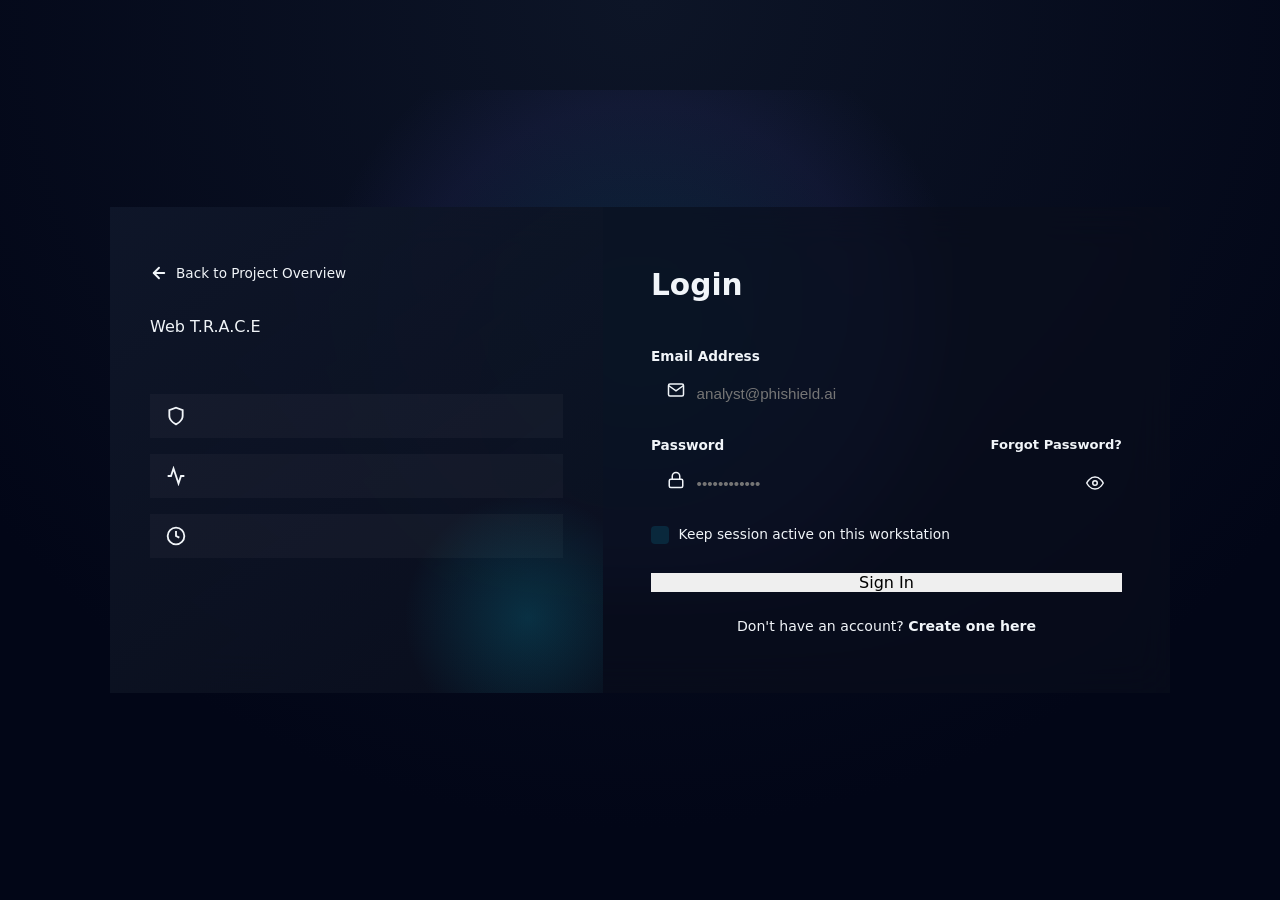
<file: login.html>
<!DOCTYPE html>
<html lang="en">
<head>
  <meta charset="UTF-8">
  <meta name="viewport" content="width=device-width, initial-scale=1.0">
  <title>Sign In | PhiShield AI Security Terminal</title>
  <meta name="description" content="Sign in to the PhiShield AI Phishing Intelligence Terminal to access real-time URL detection and benchmark telemetry.">
  
  <!-- CSS Stylesheets -->
  <link rel="stylesheet" href="style.css">
  <link rel="stylesheet" href="auth.css">

  <!-- Favicon -->
  <link rel="icon" type="image/svg+xml" href="data:image/svg+xml,<svg xmlns='http://www.w3.org/2000/svg' viewBox='0 0 24 24' fill='%2306b6d4'><path d='M12 2L3 7v6c0 5.55 3.84 10.74 9 12 5.16-1.26 9-6.45 9-12V7l-9-5zm0 10.99h7c-.53 4.12-3.28 7.79-7 8.94V12H5V8.26l7-3.89v8.62z'/></svg>">
</head>
<body>

  <div class="auth-wrapper">
    <div class="auth-container">
      
      <!-- Left Hero Panel -->
      <div class="auth-hero-panel">
        <div class="auth-brand-top">
          <a href="index.html" class="back-home-link">
            <svg width="18" height="18" viewBox="0 0 24 24" fill="none" stroke="currentColor" stroke-width="2.5" stroke-linecap="round" stroke-linejoin="round">
              <line x1="19" y1="12" x2="5" y2="12"></line>
              <polyline points="12 19 5 12 12 5"></polyline>
            </svg>
            Back to Project Overview
          </a>

          <div class="logo">
            <!-- <div class="logo-icon">
              <svg width="22" height="22" viewBox="0 0 24 24" fill="none" stroke="currentColor" stroke-width="2.2">
                <path d="M12 22s8-4 8-10V5l-8-3-8 3v7c0 6 8 10 8 10z"></path>
                <path d="M9 12l2 2 4-4"></path>
              </svg>
            </div> -->
            <span>Web T.R.A.C.E<span style="color:var(--accent-cyan);"></span></span>
          </div>
        </div>

        <div class="auth-hero-content">
          <h2></h2>
          <p>
           
          </p>

          <div class="auth-highlights">
            <div class="highlight-item">
              <svg width="20" height="20" viewBox="0 0 24 24" fill="none" stroke="currentColor" stroke-width="2.2"><path d="M12 22s8-4 8-10V5l-8-3-8 3v7c0 6 8 10 8 10z"></path></svg>
              <!-- <span>Zero-Scraping 33-D Feature Extraction</span> -->
            </div>
            <div class="highlight-item">
              <svg width="20" height="20" viewBox="0 0 24 24" fill="none" stroke="currentColor" stroke-width="2.2"><polyline points="22 12 18 12 15 21 9 3 6 12 2 12"></polyline></svg>
              <!-- <span>99.73% Peak Classification Accuracy</span> -->
            </div>
            <div class="highlight-item">
              <svg width="20" height="20" viewBox="0 0 24 24" fill="none" stroke="currentColor" stroke-width="2.2"><circle cx="12" cy="12" r="10"></circle><polyline points="12 6 12 12 16 14"></polyline></svg>
              <!-- <span>&lt;1.8ms Sub-Millisecond Inference</span> -->
            </div>
          </div>
        </div>

        <div class="auth-hero-footer">
          <!-- PhiUSIIL Academic Research Suite • Major Project Edition -->
        </div>
      </div>

      <!-- Right Form Card -->
      <div class="auth-form-card">
        <div class="auth-header">
          <h1>Login</h1>
          <p></p>
        </div>

        <!-- Inline Error Banner -->
        <div id="loginErrorAlert" class="toast toast-error" style="display:none; margin-bottom: 1.25rem;">
          Invalid email or password.
        </div>

        <form id="loginForm" class="auth-form" novalidate>
          <!-- Email / Username -->
          <div class="form-group">
            <label for="loginEmail">Email Address</label>
            <div class="input-icon-wrap">
              <span class="input-left-icon">
                <svg width="18" height="18" viewBox="0 0 24 24" fill="none" stroke="currentColor" stroke-width="2"><path d="M4 4h16c1.1 0 2 .9 2 2v12c0 1.1-.9 2-2 2H4c-1.1 0-2-.9-2-2V6c0-1.1.9-2 2-2z"></path><polyline points="22,6 12,13 2,6"></polyline></svg>
              </span>
              <input 
                type="email" 
                id="loginEmail" 
                class="form-control" 
                placeholder="analyst@phishield.ai" 
                autocomplete="email"
                required
              >
            </div>
          </div>

          <!-- Password -->
          <div class="form-group">
            <label for="loginPassword">
              <span>Password</span>
              <a href="#" id="forgotPasswordLink">Forgot Password?</a>
            </label>
            <div class="input-icon-wrap">
              <span class="input-left-icon">
                <svg width="18" height="18" viewBox="0 0 24 24" fill="none" stroke="currentColor" stroke-width="2"><rect x="3" y="11" width="18" height="11" rx="2" ry="2"></rect><path d="M7 11V7a5 5 0 0 1 10 0v4"></path></svg>
              </span>
              <input 
                type="password" 
                id="loginPassword" 
                class="form-control" 
                placeholder="••••••••••••" 
                autocomplete="current-password"
                required
              >
              <button type="button" class="password-toggle-btn" aria-label="Toggle password visibility">
                <svg width="18" height="18" viewBox="0 0 24 24" fill="none" stroke="currentColor" stroke-width="2" stroke-linecap="round" stroke-linejoin="round">
                  <path d="M1 12s4-8 11-8 11 8 11 8-4 8-11 8-11-8-11-8z"></path>
                  <circle cx="12" cy="12" r="3"></circle>
                </svg>
              </button>
            </div>
          </div>

          <!-- Remember Me Checkbox -->
          <div style="display:flex; justify-content:space-between; align-items:center;">
            <label class="checkbox-label">
              <input type="checkbox" id="rememberMeCheckbox" checked>
              <span>Keep session active on this workstation</span>
            </label>
          </div>

          <!-- Submit Button -->
          <button type="submit" id="loginSubmitBtn" class="btn btn-primary btn-lg" style="width:100%; margin-top:0.5rem;">
            Sign In
          </button>
        </form>


        <!-- Switch to Signup -->
        <div class="auth-switch">
          Don't have an  account? 
          <a href="signup.html">Create one here</a>
        </div>

      </div>

    </div>
  </div>

  <!-- JavaScript Files -->
  <script src="data.js"></script>
  <script src="main.js"></script>
  <script src="auth.js"></script>
</body>
</html>
</file>
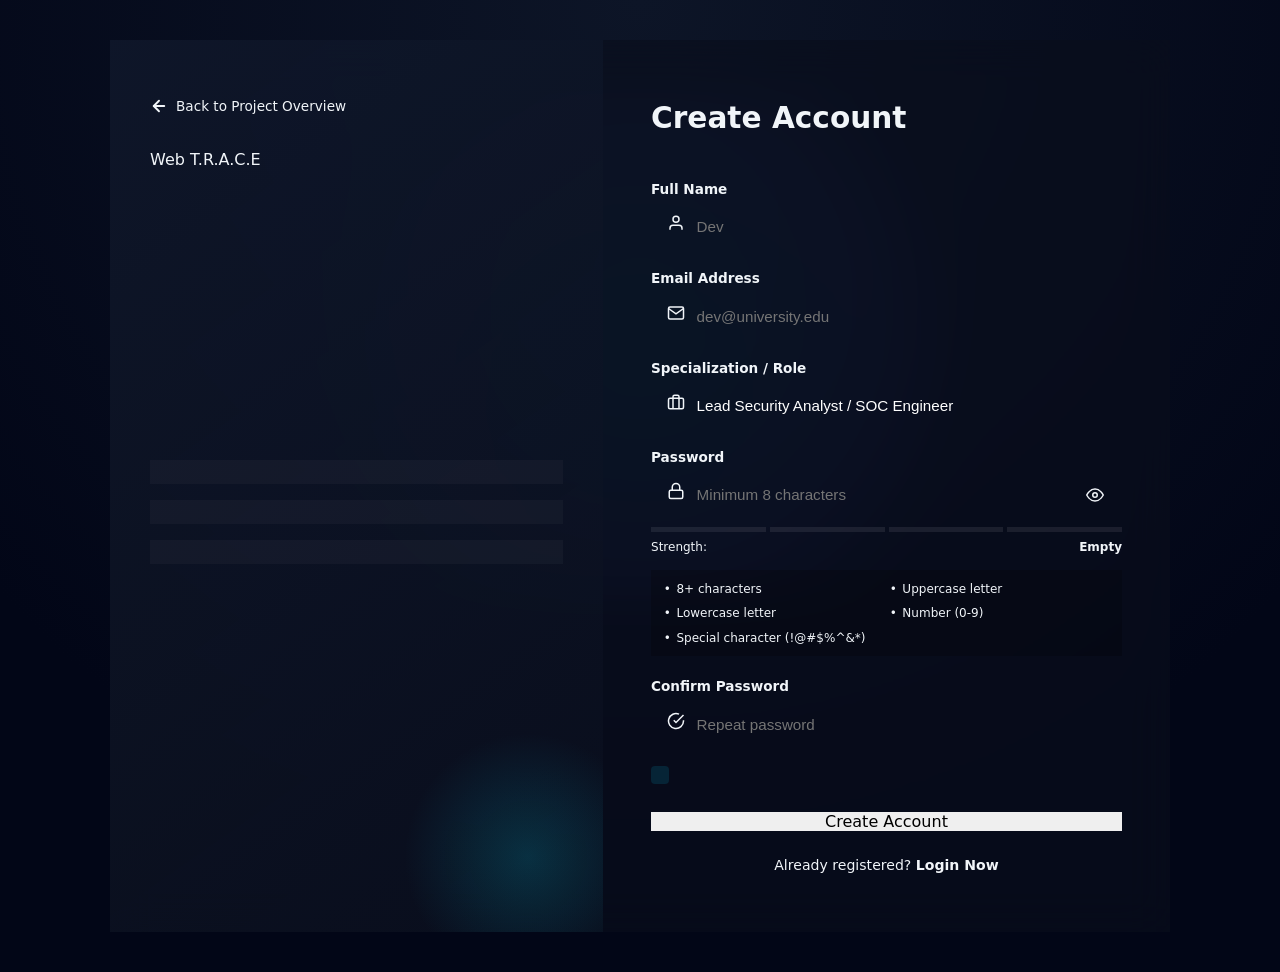
<file: signup.html>
<!DOCTYPE html>
<html lang="en">
<head>
  <meta charset="UTF-8">
  <meta name="viewport" content="width=device-width, initial-scale=1.0">
  <title>Create Account | PhiShield AI Research Terminal</title>
  <meta name="description" content="Create an account on the PhiShield AI research platform to analyze phishing threats and inspect machine learning explainability data.">
  
  <!-- CSS Stylesheets -->
  <link rel="stylesheet" href="style.css">
  <link rel="stylesheet" href="auth.css">

  <!-- Favicon -->
  <link rel="icon" type="image/svg+xml" href="data:image/svg+xml,<svg xmlns='http://www.w3.org/2000/svg' viewBox='0 0 24 24' fill='%2306b6d4'><path d='M12 2L3 7v6c0 5.55 3.84 10.74 9 12 5.16-1.26 9-6.45 9-12V7l-9-5zm0 10.99h7c-.53 4.12-3.28 7.79-7 8.94V12H5V8.26l7-3.89v8.62z'/></svg>">
</head>
<body>

  <div class="auth-wrapper">
    <div class="auth-container">
      
      <!-- Left Hero Panel -->
      <div class="auth-hero-panel">
        <div class="auth-brand-top">
          <a href="index.html" class="back-home-link">
            <svg width="18" height="18" viewBox="0 0 24 24" fill="none" stroke="currentColor" stroke-width="2.5" stroke-linecap="round" stroke-linejoin="round">
              <line x1="19" y1="12" x2="5" y2="12"></line>
              <polyline points="12 19 5 12 12 5"></polyline>
            </svg>
            Back to Project Overview
          </a>

          <div class="logo">
            <span>Web T.R.A.C.E  <span style="color:var(--accent-cyan);"></span></span>
          </div>
        </div>

        <div class="auth-hero-content">
          <!-- <h2>Join the Next-Gen Phishing Detection Community</h2> -->
          <p>
            
          <div class="auth-highlights">
            <div class="highlight-item">
              <!-- <svg width="20" height="20" viewBox="0 0 24 24" fill="none" stroke="currentColor" stroke-width="2.2"><path d="M20 21v-2a4 4 0 0 0-4-4H8a4 4 0 0 0-4 4v2"></path><circle cx="12" cy="7" r="4"></circle></svg> -->
              <!-- <span>Personalized Threat Inspection Dashboard</span> -->
            </div>
            <div class="highlight-item">
              <!-- <svg width="20" height="20" viewBox="0 0 24 24" fill="none" stroke="currentColor" stroke-width="2.2"><path d="M14 2H6a2 2 0 0 0-2 2v16a2 2 0 0 0 2 2h12a2 2 0 0 0 2-2V8z"></path><polyline points="14 2 14 8 20 8"></polyline><line x1="16" y1="13" x2="8" y2="13"></line><line x1="16" y1="17" x2="8" y2="17"></line><polyline points="10 9 9 9 8 9"></polyline></svg> -->
              <!-- <span>Access to 235k Verified URL Telemetry</span> -->
            </div>
            <div class="highlight-item">
              <!-- <svg width="20" height="20" viewBox="0 0 24 24" fill="none" stroke="currentColor" stroke-width="2.2"><polygon points="12 2 15.09 8.26 22 9.27 17 14.14 18.18 21.02 12 17.77 5.82 21.02 7 14.14 2 9.27 8.91 8.26 12 2"></polygon></svg> -->
              <!-- <span>Full Local Storage Session Persistence</span> -->
            </div>
          </div>
        </div>

        <div class="auth-hero-footer">
          <!-- Academic Research Suite • Pure Client-Side Architecture -->
        </div>
      </div>

      <!-- Right Form Card -->
      <div class="auth-form-card">
        <div class="auth-header">
          <h1>Create Account</h1>
          <!-- <p>Register to unlock full platform capabilities</p> -->
        </div>

        <!-- Inline Error Banner -->
        <div id="signupErrorAlert" class="toast toast-error" style="display:none; margin-bottom: 1.25rem;">
          Please check your inputs and try again.
        </div>

        <form id="signupForm" class="auth-form" novalidate>
          
          <!-- Full Name -->
          <div class="form-group">
            <label for="signupName">Full Name</label>
            <div class="input-icon-wrap">
              <span class="input-left-icon">
                <svg width="18" height="18" viewBox="0 0 24 24" fill="none" stroke="currentColor" stroke-width="2"><path d="M20 21v-2a4 4 0 0 0-4-4H8a4 4 0 0 0-4 4v2"></path><circle cx="12" cy="7" r="4"></circle></svg>
              </span>
              <input 
                type="text" 
                id="signupName" 
                class="form-control" 
                placeholder="Dev" 
                required
              >
            </div>
          </div>

          <!-- Email Address -->
          <div class="form-group">
            <label for="signupEmail">Email Address</label>
            <div class="input-icon-wrap">
              <span class="input-left-icon">
                <svg width="18" height="18" viewBox="0 0 24 24" fill="none" stroke="currentColor" stroke-width="2"><path d="M4 4h16c1.1 0 2 .9 2 2v12c0 1.1-.9 2-2 2H4c-1.1 0-2-.9-2-2V6c0-1.1.9-2 2-2z"></path><polyline points="22,6 12,13 2,6"></polyline></svg>
              </span>
              <input 
                type="email" 
                id="signupEmail" 
                class="form-control" 
                placeholder="dev@university.edu" 
                required
              >
            </div>
          </div>

          <!-- Role Selector -->
          <div class="form-group">
            <label for="signupRole">Specialization / Role</label>
            <div class="input-icon-wrap">
              <span class="input-left-icon">
                <svg width="18" height="18" viewBox="0 0 24 24" fill="none" stroke="currentColor" stroke-width="2"><rect x="2" y="7" width="20" height="14" rx="2" ry="2"></rect><path d="M16 21V5a2 2 0 0 0-2-2h-4a2 2 0 0 0-2 2v16"></path></svg>
              </span>
              <select id="signupRole" class="form-control" style="background: var(--bg-input);">
                <option value="Lead Security Analyst">Lead Security Analyst / SOC Engineer</option>
                <option value="ML Researcher">Machine Learning / Deep Learning Researcher</option>
                <option value="Academic Evaluator">Academic Evaluator / Faculty Member</option>
                <option value="Cybersecurity Student">Cybersecurity & CS Student</option>
                <option value="Threat Intelligence Specialist">Threat Intelligence Specialist</option>
                <option value="Threat Intelligence Specialist"> Common Man</option>
              </select>
            </div>
          </div>

          <!-- Password -->
          <div class="form-group">
            <label for="signupPassword">Password</label>
            <div class="input-icon-wrap">
              <span class="input-left-icon">
                <svg width="18" height="18" viewBox="0 0 24 24" fill="none" stroke="currentColor" stroke-width="2"><rect x="3" y="11" width="18" height="11" rx="2" ry="2"></rect><path d="M7 11V7a5 5 0 0 1 10 0v4"></path></svg>
              </span>
              <input 
                type="password" 
                id="signupPassword" 
                class="form-control" 
                placeholder="Minimum 8 characters" 
                required
              >
              <button type="button" class="password-toggle-btn" aria-label="Toggle password visibility">
                <svg width="18" height="18" viewBox="0 0 24 24" fill="none" stroke="currentColor" stroke-width="2" stroke-linecap="round" stroke-linejoin="round">
                  <path d="M1 12s4-8 11-8 11 8 11 8-4 8-11 8-11-8-11-8z"></path>
                  <circle cx="12" cy="12" r="3"></circle>
                </svg>
              </button>
            </div>

            <!-- Password Strength Bar -->
            <div class="password-strength-wrap">
              <div id="passwordStrengthMeter" class="strength-meter">
                <div class="strength-segment"></div>
                <div class="strength-segment"></div>
                <div class="strength-segment"></div>
                <div class="strength-segment"></div>
              </div>
              <div class="strength-text">
                <span>Strength:</span>
                <span id="strengthLabel" class="level-label">Empty</span>
              </div>
            </div>

            <!-- Live Requirements Checklist -->
            <div class="pwd-requirements">
              <div id="reqLen" class="req-item"><span>•</span> 8+ characters</div>
              <div id="reqUpper" class="req-item"><span>•</span> Uppercase letter</div>
              <div id="reqLower" class="req-item"><span>•</span> Lowercase letter</div>
              <div id="reqNumber" class="req-item"><span>•</span> Number (0-9)</div>
              <div id="reqSpecial" class="req-item" style="grid-column: span 2;"><span>•</span> Special character (!@#$%^&*)</div>
            </div>
          </div>

          <!-- Confirm Password -->
          <div class="form-group">
            <label for="signupConfirmPassword">Confirm Password</label>
            <div class="input-icon-wrap">
              <span class="input-left-icon">
                <svg width="18" height="18" viewBox="0 0 24 24" fill="none" stroke="currentColor" stroke-width="2"><path d="M22 11.08V12a10 10 0 1 1-5.93-9.14"></path><polyline points="22 4 12 14.01 9 11.01"></polyline></svg>
              </span>
              <input 
                type="password" 
                id="signupConfirmPassword" 
                class="form-control" 
                placeholder="Repeat password" 
                required
              >
            </div>
          </div>

          <!-- Terms Checkbox -->
          <div>
            <label class="checkbox-label">
              <input type="checkbox" id="signupTerms" checked required>
              <!-- <span>I acknowledge the Academic Research & Ethical AI Guidelines</span> -->
            </label>
          </div>

          <!-- Submit Button -->
          <button type="submit" id="signupSubmitBtn" class="btn btn-primary btn-lg" style="width:100%; margin-top:0.5rem;">
            Create Account
          </button>
        </form>

        <!-- Switch to Login -->
        <div class="auth-switch">
          Already registered? 
          <a href="login.html">Login Now</a>
        </div>

      </div>

    </div>
  </div>

  <!-- JavaScript Files -->
  <script src="data.js"></script>
  <script src="main.js"></script>
  <script src="auth.js"></script>
</body>
</html>
</file>
<file: auth.css>
/* ==========================================================================
   PhiShield AI - Authentication Pages Stylesheet (Login & Signup)
   ========================================================================== */

.auth-wrapper {
  min-height: 100vh;
  display: flex;
  align-items: center;
  justify-content: center;
  padding: 2.5rem 1.5rem;
  position: relative;
  overflow: hidden;
}

.auth-wrapper::before {
  content: '';
  position: absolute;
  top: 10%;
  left: 50%;
  transform: translateX(-50%);
  width: 800px;
  height: 500px;
  background: radial-gradient(circle, rgba(6, 182, 212, 0.12) 0%, rgba(99, 102, 241, 0.08) 50%, transparent 70%);
  pointer-events: none;
}

.auth-container {
  width: 100%;
  max-width: 1060px;
  display: grid;
  grid-template-columns: 1fr 1.15fr;
  background: var(--bg-card);
  border: 1px solid var(--border-medium);
  border-radius: var(--radius-xl);
  overflow: hidden;
  box-shadow: var(--shadow-lg), 0 0 40px rgba(6, 182, 212, 0.12);
  backdrop-filter: blur(20px);
  position: relative;
  z-index: 10;
}

/* Left Hero / Brand Panel */
.auth-hero-panel {
  background: linear-gradient(145deg, rgba(15, 23, 42, 0.95) 0%, rgba(10, 15, 29, 0.9) 100%);
  border-right: 1px solid var(--border-subtle);
  padding: 3.5rem 2.5rem;
  display: flex;
  flex-direction: column;
  justify-content: space-between;
  position: relative;
  overflow: hidden;
}

.auth-hero-panel::after {
  content: '';
  position: absolute;
  bottom: -50px;
  right: -50px;
  width: 250px;
  height: 250px;
  background: radial-gradient(circle, rgba(6, 182, 212, 0.2) 0%, transparent 70%);
  border-radius: 50%;
}

.auth-brand-top .back-home-link {
  display: inline-flex;
  align-items: center;
  gap: 0.5rem;
  font-size: 0.85rem;
  color: var(--text-secondary);
  margin-bottom: 2rem;
  transition: color var(--transition-fast);
}

.auth-brand-top .back-home-link:hover {
  color: #fff;
}

.auth-hero-content h2 {
  font-size: 2rem;
  font-weight: 800;
  line-height: 1.25;
  margin-bottom: 1rem;
}

.auth-hero-content p {
  color: var(--text-secondary);
  font-size: 0.95rem;
  line-height: 1.6;
  margin-bottom: 2rem;
}

.auth-highlights {
  display: flex;
  flex-direction: column;
  gap: 1rem;
}

.highlight-item {
  display: flex;
  align-items: center;
  gap: 0.85rem;
  background: rgba(255, 255, 255, 0.03);
  border: 1px solid var(--border-subtle);
  border-radius: var(--radius-md);
  padding: 0.75rem 1rem;
  font-size: 0.88rem;
  color: var(--text-main);
}

.highlight-item svg {
  color: var(--accent-cyan);
  flex-shrink: 0;
}

.auth-hero-footer {
  margin-top: 2rem;
  padding-top: 1.5rem;
  border-top: 1px solid var(--border-subtle);
  font-size: 0.78rem;
  color: var(--text-muted);
}

/* Right Form Card */
.auth-form-card {
  padding: 3.5rem 3rem;
  display: flex;
  flex-direction: column;
  justify-content: center;
  background: rgba(10, 15, 29, 0.65);
}

.auth-header {
  margin-bottom: 2rem;
}

.auth-header h1 {
  font-size: 1.85rem;
  font-weight: 800;
  margin-bottom: 0.4rem;
}

.auth-header p {
  color: var(--text-secondary);
  font-size: 0.92rem;
}

/* Form Controls */
.auth-form {
  display: flex;
  flex-direction: column;
  gap: 1.25rem;
}

.form-group {
  display: flex;
  flex-direction: column;
  gap: 0.4rem;
  position: relative;
}

.form-group label {
  font-size: 0.85rem;
  font-weight: 600;
  color: var(--text-secondary);
  display: flex;
  justify-content: space-between;
}

.form-group label a {
  font-size: 0.82rem;
  color: var(--accent-cyan);
}

.input-icon-wrap {
  position: relative;
  display: flex;
  align-items: center;
}

.input-icon-wrap .input-left-icon {
  position: absolute;
  left: 1rem;
  color: var(--text-muted);
  pointer-events: none;
  font-size: 1rem;
}

.input-icon-wrap .form-control {
  width: 100%;
  background: var(--bg-input);
  border: 1px solid var(--border-subtle);
  border-radius: var(--radius-md);
  padding: 0.8rem 1rem 0.8rem 2.85rem;
  color: #fff;
  font-size: 0.95rem;
  transition: all var(--transition-fast);
}

.input-icon-wrap .form-control:focus {
  outline: none;
  border-color: var(--accent-cyan);
  box-shadow: 0 0 15px rgba(6, 182, 212, 0.25);
  background: rgba(15, 23, 42, 0.95);
}

.input-icon-wrap .form-control.is-invalid {
  border-color: var(--accent-rose);
  box-shadow: 0 0 10px rgba(244, 63, 94, 0.25);
}

.input-icon-wrap .password-toggle-btn {
  position: absolute;
  right: 0.75rem;
  background: transparent;
  border: none;
  color: var(--text-muted);
  cursor: pointer;
  padding: 0.35rem;
  display: flex;
  align-items: center;
  justify-content: center;
  transition: color var(--transition-fast);
}

.input-icon-wrap .password-toggle-btn:hover {
  color: #fff;
}

.form-error-msg {
  font-size: 0.78rem;
  color: var(--accent-rose);
  display: none;
}

.form-group.has-error .form-error-msg {
  display: block;
}

/* Custom Select Dropdown */
select.form-control {
  appearance: none;
  cursor: pointer;
}

/* Checkbox Modern */
.checkbox-label {
  display: flex;
  align-items: center;
  gap: 0.6rem;
  font-size: 0.86rem;
  color: var(--text-secondary);
  cursor: pointer;
  user-select: none;
}

.checkbox-label input[type="checkbox"] {
  appearance: none;
  width: 18px;
  height: 18px;
  border: 1px solid var(--border-medium);
  border-radius: 4px;
  background: var(--bg-input);
  display: grid;
  place-content: center;
  cursor: pointer;
  transition: all var(--transition-fast);
}

.checkbox-label input[type="checkbox"]::before {
  content: "";
  width: 10px;
  height: 10px;
  transform: scale(0);
  transition: 120ms transform ease-in-out;
  box-shadow: inset 1em 1em var(--accent-cyan);
  clip-path: polygon(14% 44%, 0 65%, 50% 100%, 100% 16%, 80% 0%, 43% 62%);
}

.checkbox-label input[type="checkbox"]:checked {
  border-color: var(--accent-cyan);
  background: rgba(6, 182, 212, 0.15);
}

.checkbox-label input[type="checkbox"]:checked::before {
  transform: scale(1);
}

/* Password Strength Bar & Indicators */
.password-strength-wrap {
  display: flex;
  flex-direction: column;
  gap: 0.35rem;
  margin-top: 0.3rem;
}

.strength-meter {
  display: flex;
  gap: 4px;
  height: 5px;
  width: 100%;
}

.strength-segment {
  flex: 1;
  background: rgba(255, 255, 255, 0.08);
  border-radius: var(--radius-full);
  transition: background-color 0.3s ease;
}

.strength-text {
  display: flex;
  justify-content: space-between;
  font-size: 0.75rem;
  color: var(--text-muted);
}

.strength-text span.level-label {
  font-weight: 600;
}

/* Strength Levels Colors */
.strength-weak .strength-segment:nth-child(1) { background-color: var(--accent-rose); }
.strength-fair .strength-segment:nth-child(-n+2) { background-color: var(--accent-amber); }
.strength-good .strength-segment:nth-child(-n+3) { background-color: var(--accent-blue); }
.strength-strong .strength-segment:nth-child(-n+4) { background-color: var(--accent-emerald); }

/* Password Requirements Checklist */
.pwd-requirements {
  display: grid;
  grid-template-columns: 1fr 1fr;
  gap: 0.4rem;
  margin-top: 0.5rem;
  padding: 0.6rem 0.8rem;
  background: rgba(0, 0, 0, 0.2);
  border-radius: var(--radius-sm);
  border: 1px solid var(--border-subtle);
  font-size: 0.75rem;
  color: var(--text-muted);
}

.req-item {
  display: flex;
  align-items: center;
  gap: 0.35rem;
}

.req-item.met {
  color: var(--accent-emerald);
}

.req-item.met svg {
  color: var(--accent-emerald);
}

/* Quick Fill Demo Credentials Bar */
.demo-accounts-box {
  margin-top: 1.5rem;
  padding: 1rem;
  background: rgba(6, 182, 212, 0.05);
  border: 1px dashed rgba(6, 182, 212, 0.3);
  border-radius: var(--radius-md);
}

.demo-title {
  font-size: 0.78rem;
  font-weight: 700;
  color: var(--accent-cyan);
  text-transform: uppercase;
  letter-spacing: 0.05em;
  margin-bottom: 0.6rem;
  display: flex;
  align-items: center;
  gap: 0.4rem;
}

.demo-btns-row {
  display: flex;
  gap: 0.5rem;
  flex-wrap: wrap;
}

.btn-demo-chip {
  padding: 0.35rem 0.75rem;
  font-size: 0.76rem;
  font-weight: 600;
  background: rgba(255, 255, 255, 0.05);
  border: 1px solid var(--border-subtle);
  border-radius: var(--radius-sm);
  color: var(--text-main);
  cursor: pointer;
  transition: all var(--transition-fast);
}

.btn-demo-chip:hover {
  background: rgba(6, 182, 212, 0.15);
  border-color: var(--accent-cyan);
  color: #fff;
}

/* Auth Divider */
.auth-divider {
  display: flex;
  align-items: center;
  margin: 1.5rem 0;
  color: var(--text-muted);
  font-size: 0.8rem;
  text-transform: uppercase;
  letter-spacing: 0.05em;
}

.auth-divider::before,
.auth-divider::after {
  content: '';
  flex: 1;
  border-bottom: 1px solid var(--border-subtle);
}

.auth-divider span {
  padding: 0 1rem;
}

/* Alternate Auth Link */
.auth-switch {
  text-align: center;
  font-size: 0.88rem;
  color: var(--text-secondary);
  margin-top: 1.5rem;
}

.auth-switch a {
  color: var(--accent-cyan);
  font-weight: 600;
}

.auth-switch a:hover {
  text-decoration: underline;
}

/* Submit Spinner */
.spinner {
  width: 18px;
  height: 18px;
  border: 2px solid rgba(255, 255, 255, 0.3);
  border-top-color: #fff;
  border-radius: 50%;
  animation: spin 0.8s linear infinite;
  display: inline-block;
}

@keyframes spin {
  to { transform: rotate(360deg); }
}

/* Shake Animation for Auth Errors */
@keyframes shake {
  0%, 100% { transform: translateX(0); }
  20%, 60% { transform: translateX(-8px); }
  40%, 80% { transform: translateX(8px); }
}

.shake {
  animation: shake 0.4s ease-in-out;
}

/* Responsive Auth */
@media (max-width: 900px) {
  .auth-container {
    grid-template-columns: 1fr;
    max-width: 520px;
  }
  
  .auth-hero-panel {
    display: none;
  }

  .auth-form-card {
    padding: 2.5rem 1.75rem;
  }
}
</file>
<file: style.css>
/* ==========================================================================
   Web T.R.A.C.E — Standalone Zero-CDN Cyber Design System & Tailwind Compatibility
   Web T.R.A.C.E Security Platform
   ========================================================================== */

/* --------------------------------------------------------------------------
   1. CSS Reset & Typography
   -------------------------------------------------------------------------- */
*, *::before, *::after {
  box-sizing: border-box;
  margin: 0;
  padding: 0;
}

html {
  font-family: system-ui, -apple-system, BlinkMacSystemFont, "Segoe UI", Roboto, "Helvetica Neue", Arial, sans-serif;
  background-color: #020617;
  color: #f1f5f9;
  line-height: 1.5;
  -webkit-font-smoothing: antialiased;
}

body {
  min-height: 100vh;
  display: flex;
  flex-direction: column;
  background: radial-gradient(circle at 50% 0%, #0d1527 0%, #020617 75%);
  color: #f1f5f9;
}

a {
  color: #2dd4bf;
  text-decoration: none;
}
a:hover {
  text-decoration: underline;
}

/* Custom Scrollbar */
::-webkit-scrollbar {
  width: 8px;
  height: 8px;
}
::-webkit-scrollbar-track {
  background: #020617;
}
::-webkit-scrollbar-thumb {
  background: #1e293b;
  border-radius: 4px;
}
::-webkit-scrollbar-thumb:hover {
  background: #334155;
}

/* --------------------------------------------------------------------------
   2. Core Utility Classes (Tailwind Compatibility)
   -------------------------------------------------------------------------- */
.hidden { display: none !important; }
.block { display: block; }
.inline-block { display: inline-block; }
.flex { display: flex; }
.inline-flex { display: inline-flex; }
.grid { display: grid; }

.flex-col { flex-direction: column; }
.flex-row { flex-direction: row; }
.flex-wrap { flex-wrap: wrap; }
.flex-1 { flex: 1 1 0%; }
.shrink-0 { flex-shrink: 0; }

.items-center { align-items: center; }
.items-start { align-items: flex-start; }
.items-end { align-items: flex-end; }

.justify-center { justify-content: center; }
.justify-between { justify-content: space-between; }
.justify-end { justify-content: flex-end; }
.justify-start { justify-content: flex-start; }

.relative { position: relative; }
.absolute { position: absolute; }
.fixed { position: fixed; }
.sticky { position: sticky; }
.inset-0 { top: 0; right: 0; bottom: 0; left: 0; }
.top-0 { top: 0; }
.z-50 { z-index: 50; }
.z-10 { z-index: 10; }
.overflow-hidden { overflow: hidden; }
.overflow-auto { overflow: auto; }
.overflow-x-auto { overflow-x: auto; }

/* Grid columns */
.grid-cols-1 { grid-template-columns: repeat(1, minmax(0, 1fr)); }
.grid-cols-2 { grid-template-columns: repeat(2, minmax(0, 1fr)); }
.grid-cols-3 { grid-template-columns: repeat(3, minmax(0, 1fr)); }
.grid-cols-4 { grid-template-columns: repeat(4, minmax(0, 1fr)); }
.grid-cols-12 { grid-template-columns: repeat(12, minmax(0, 1fr)); }

@media (min-width: 768px) {
  .md\:flex { display: flex; }
  .md\:flex-row { flex-direction: row; }
  .md\:grid-cols-2 { grid-template-columns: repeat(2, minmax(0, 1fr)); }
  .md\:grid-cols-4 { grid-template-columns: repeat(4, minmax(0, 1fr)); }
  .md\:p-8 { padding: 2rem; }
  .md\:text-2xl { font-size: 1.5rem; line-height: 2rem; }
}

@media (min-width: 1024px) {
  .lg\:grid-cols-12 { grid-template-columns: repeat(12, minmax(0, 1fr)); }
  .lg\:col-span-4 { grid-column: span 4 / span 4; }
  .lg\:col-span-5 { grid-column: span 5 / span 5; }
  .lg\:col-span-7 { grid-column: span 7 / span 7; }
  .lg\:col-span-8 { grid-column: span 8 / span 8; }
  .lg\:col-span-12 { grid-column: span 12 / span 12; }
  .lg\:px-8 { padding-left: 2rem; padding-right: 2rem; }
}

/* Spacing & Gap */
.gap-1 { gap: 0.25rem; }
.gap-2 { gap: 0.5rem; }
.gap-3 { gap: 0.75rem; }
.gap-4 { gap: 1rem; }
.gap-6 { gap: 1.5rem; }
.gap-8 { gap: 2rem; }

.space-x-1 > * + * { margin-left: 0.25rem; }
.space-x-2 > * + * { margin-left: 0.5rem; }
.space-x-3 > * + * { margin-left: 0.75rem; }
.space-x-4 > * + * { margin-left: 1rem; }
.space-x-6 > * + * { margin-left: 1.5rem; }

.space-y-0\.5 > * + * { margin-top: 0.125rem; }
.space-y-1 > * + * { margin-top: 0.25rem; }
.space-y-2 > * + * { margin-top: 0.5rem; }
.space-y-3 > * + * { margin-top: 0.75rem; }
.space-y-4 > * + * { margin-top: 1rem; }
.space-y-6 > * + * { margin-top: 1.5rem; }
.space-y-8 > * + * { margin-top: 2rem; }

/* Width & Max Width */
.w-full { width: 100%; }
.w-2 { width: 0.5rem; }
.w-3 { width: 0.75rem; }
.w-4 { width: 1rem; }
.w-8 { width: 2rem; }
.w-10 { width: 2.5rem; }
.w-12 { width: 3rem; }
.w-16 { width: 4rem; }
.w-20 { width: 5rem; }
.w-64 { width: 16rem; }

.h-2 { height: 0.5rem; }
.h-3 { height: 0.75rem; }
.h-4 { height: 1rem; }
.h-8 { height: 2rem; }
.h-10 { height: 2.5rem; }
.h-12 { height: 3rem; }
.h-16 { height: 4rem; }
.h-20 { height: 5rem; }
.h-64 { height: 16rem; }
.min-h-screen { min-height: 100vh; }
.max-h-\[75vh\] { max-height: 75vh; }
.max-h-\[80vh\] { max-height: 80vh; }

.max-w-xs { max-width: 20rem; }
.max-w-md { max-width: 28rem; }
.max-w-2xl { max-width: 42rem; }
.max-w-3xl { max-width: 48rem; }
.max-w-5xl { max-width: 64rem; }
.max-w-7xl { max-width: 80rem; }
.mx-auto { margin-left: auto; margin-right: auto; }
.mt-auto { margin-top: auto; }
.mt-0\.5 { margin-top: 0.125rem; }
.mt-1 { margin-top: 0.25rem; }
.mt-2 { margin-top: 0.5rem; }
.mt-4 { margin-top: 1rem; }
.mb-2 { margin-bottom: 0.5rem; }
.mb-4 { margin-bottom: 1rem; }
.ml-1 { margin-left: 0.25rem; }
.ml-2 { margin-left: 0.5rem; }
.pt-1 { padding-top: 0.25rem; }
.pt-2 { padding-top: 0.5rem; }
.pb-2 { padding-bottom: 0.5rem; }
.pb-3 { padding-bottom: 0.75rem; }

/* Padding */
.p-1 { padding: 0.25rem; }
.p-2 { padding: 0.5rem; }
.p-3 { padding: 0.75rem; }
.p-4 { padding: 1rem; }
.p-5 { padding: 1.25rem; }
.p-6 { padding: 1.5rem; }
.p-8 { padding: 2rem; }

.px-2 { padding-left: 0.5rem; padding-right: 0.5rem; }
.px-2\.5 { padding-left: 0.625rem; padding-right: 0.625rem; }
.px-3 { padding-left: 0.75rem; padding-right: 0.75rem; }
.px-4 { padding-left: 1rem; padding-right: 1rem; }
.px-6 { padding-left: 1.5rem; padding-right: 1.5rem; }
.px-8 { padding-left: 2rem; padding-right: 2rem; }

.py-0\.5 { padding-top: 0.125rem; padding-bottom: 0.125rem; }
.py-1 { padding-top: 0.25rem; padding-bottom: 0.25rem; }
.py-1\.5 { padding-top: 0.375rem; padding-bottom: 0.375rem; }
.py-2 { padding-top: 0.5rem; padding-bottom: 0.5rem; }
.py-2\.5 { padding-top: 0.625rem; padding-bottom: 0.625rem; }
.py-3 { padding-top: 0.75rem; padding-bottom: 0.75rem; }
.py-4 { padding-top: 1rem; padding-bottom: 1rem; }
.py-6 { padding-top: 1.5rem; padding-bottom: 1.5rem; }
.py-8 { padding-top: 2rem; padding-bottom: 2rem; }
.py-12 { padding-top: 3rem; padding-bottom: 3rem; }

/* Border Radius */
.rounded { border-radius: 0.25rem; }
.rounded-md { border-radius: 0.375rem; }
.rounded-lg { border-radius: 0.5rem; }
.rounded-xl { border-radius: 0.75rem; }
.rounded-2xl { border-radius: 1rem; }
.rounded-full { border-radius: 9999px; }

/* Colors: Backgrounds */
.bg-slate-950 { background-color: #020617; }
.bg-slate-950\/60 { background-color: rgba(2, 6, 23, 0.6); }
.bg-slate-950\/70 { background-color: rgba(2, 6, 23, 0.7); }
.bg-slate-950\/80 { background-color: rgba(2, 6, 23, 0.8); }
.bg-slate-900 { background-color: #0f172a; }
.bg-slate-900\/60 { background-color: rgba(15, 23, 42, 0.6); }
.bg-slate-900\/80 { background-color: rgba(15, 23, 42, 0.8); }
.bg-slate-900\/90 { background-color: rgba(15, 23, 42, 0.9); }
.bg-slate-800 { background-color: #1e293b; }
.bg-slate-800\/80 { background-color: rgba(30, 41, 59, 0.8); }
.bg-slate-700 { background-color: #334155; }
.bg-black\/80 { background-color: rgba(0, 0, 0, 0.8); }

.bg-teal-500 { background-color: #14b8a6; }
.bg-teal-500\/10 { background-color: rgba(20, 184, 166, 0.1); }
.bg-teal-500\/20 { background-color: rgba(20, 184, 166, 0.2); }
.bg-emerald-400 { background-color: #34d399; }
.bg-emerald-500 { background-color: #10b981; }
.bg-emerald-500\/20 { background-color: rgba(16, 185, 129, 0.2); }
.bg-emerald-900\/60 { background-color: rgba(6, 78, 59, 0.6); }
.bg-amber-500 { background-color: #f59e0b; }
.bg-amber-500\/20 { background-color: rgba(245, 158, 11, 0.2); }
.bg-amber-900\/60 { background-color: rgba(120, 53, 15, 0.6); }
.bg-amber-950\/40 { background-color: rgba(69, 26, 3, 0.4); }
.bg-rose-500 { background-color: #f43f5e; }
.bg-rose-500\/20 { background-color: rgba(244, 63, 94, 0.2); }
.bg-rose-900\/60 { background-color: rgba(136, 19, 55, 0.6); }
.bg-rose-950\/40 { background-color: rgba(76, 5, 25, 0.4); }

/* Gradients */
.bg-gradient-to-tr { background-image: linear-gradient(to top right, #14b8a6, #34d399); }
.bg-gradient-to-br { background-image: linear-gradient(to bottom right, #0f172a, rgba(15, 23, 42, 0.6)); }
.bg-gradient-to-r { background-image: linear-gradient(to right, #0f172a, #020617); }

/* Colors: Borders */
.border { border: 1px solid #1e293b; }
.border-b { border-bottom: 1px solid #1e293b; }
.border-t { border-top: 1px solid #1e293b; }
.border-r { border-right: 1px solid #1e293b; }
.border-4 { border-width: 4px; border-style: solid; }
.border-slate-800 { border-color: #1e293b; }
.border-slate-800\/50 { border-color: rgba(30, 41, 59, 0.5); }
.border-slate-800\/60 { border-color: rgba(30, 41, 59, 0.6); }
.border-slate-800\/80 { border-color: rgba(30, 41, 59, 0.8); }
.border-slate-700 { border-color: #334155; }
.border-slate-700\/80 { border-color: rgba(51, 65, 85, 0.8); }
.border-teal-500\/20 { border-color: rgba(20, 184, 166, 0.2); }
.border-teal-500\/30 { border-color: rgba(20, 184, 166, 0.3); }
.border-t-teal-400 { border-top-color: #2dd4bf; }
.border-emerald-700 { border-color: #047857; }
.border-emerald-500\/30 { border-color: rgba(16, 185, 129, 0.3); }
.border-amber-700 { border-color: #b45309; }
.border-amber-800\/50 { border-color: rgba(146, 64, 14, 0.5); }
.border-amber-500\/30 { border-color: rgba(245, 158, 11, 0.3); }
.border-rose-700 { border-color: #be123c; }
.border-rose-800\/50 { border-color: rgba(159, 18, 57, 0.5); }
.border-rose-500\/30 { border-color: rgba(244, 63, 94, 0.3); }

/* Colors: Text */
.text-white { color: #ffffff; }
.text-slate-100 { color: #f1f5f9; }
.text-slate-200 { color: #e2e8f0; }
.text-slate-300 { color: #cbd5e1; }
.text-slate-400 { color: #94a3b8; }
.text-slate-500 { color: #64748b; }
.text-slate-950 { color: #020617; }
.text-teal-400 { color: #2dd4bf; }
.text-teal-500 { color: #14b8a6; }
.text-emerald-400 { color: #34d399; }
.text-emerald-200 { color: #a7f3d0; }
.text-amber-400 { color: #fbbf24; }
.text-amber-300 { color: #fcd34d; }
.text-amber-200 { color: #fde68a; }
.text-rose-400 { color: #fb7185; }
.text-rose-300 { color: #fda4af; }
.text-rose-200 { color: #fecdd3; }
.text-blue-400 { color: #60a5fa; }

/* Typography */
.text-\[10px\] { font-size: 10px; line-height: 14px; }
.text-xs { font-size: 0.75rem; line-height: 1rem; }
.text-sm { font-size: 0.875rem; line-height: 1.25rem; }
.text-base { font-size: 1rem; line-height: 1.5rem; }
.text-lg { font-size: 1.125rem; line-height: 1.75rem; }
.text-xl { font-size: 1.25rem; line-height: 1.75rem; }
.text-2xl { font-size: 1.5rem; line-height: 2rem; }
.text-3xl { font-size: 1.875rem; line-height: 2.25rem; }

.font-sans { font-family: system-ui, -apple-system, sans-serif; }
.font-mono { font-family: ui-monospace, SFMono-Regular, Menlo, Monaco, Consolas, monospace; }
.font-medium { font-weight: 500; }
.font-semibold { font-weight: 600; }
.font-bold { font-weight: 700; }
.font-extrabold { font-weight: 800; }
.font-black { font-weight: 900; }

.uppercase { text-transform: uppercase; }
.tracking-tight { letter-spacing: -0.025em; }
.tracking-wide { letter-spacing: 0.025em; }
.tracking-wider { letter-spacing: 0.05em; }
.text-center { text-align: center; }
.text-left { text-align: left; }
.text-right { text-align: right; }
.break-all { word-break: break-all; }
.leading-normal { line-height: 1.5; }
.leading-tight { line-height: 1.25; }
.leading-relaxed { line-height: 1.625; }

/* Interactive & Forms */
.cursor-pointer { cursor: pointer; }
.transition { transition: all 0.2s cubic-bezier(0.4, 0, 0.2, 1); }
.backdrop-blur { backdrop-filter: blur(8px); }
.backdrop-blur-sm { backdrop-filter: blur(4px); }
.shadow-sm { box-shadow: 0 1px 2px 0 rgba(0, 0, 0, 0.05); }
.shadow-lg { box-shadow: 0 10px 15px -3px rgba(0, 0, 0, 0.4); }
.shadow-2xl { box-shadow: 0 25px 50px -12px rgba(0, 0, 0, 0.6); }

/* Table styling */
table {
  width: 100%;
  border-collapse: collapse;
}
th, td {
  padding: 0.5rem 0.75rem;
  text-align: left;
}
tbody tr {
  border-top: 1px solid rgba(30, 41, 59, 0.6);
}
tbody tr:hover {
  background-color: rgba(30, 41, 59, 0.4);
}

/* --------------------------------------------------------------------------
   3. Custom Form Controls (Inputs, Selects, Buttons)
   -------------------------------------------------------------------------- */
input[type="text"], input[type="url"], select, textarea {
  background-color: #090e1a;
  border: 1px solid #1e293b;
  color: #f1f5f9;
  border-radius: 0.5rem;
  padding: 0.625rem 0.875rem;
  font-size: 0.875rem;
  outline: none;
  transition: border-color 0.2s, box-shadow 0.2s;
}
input[type="text"]:focus, select:focus, textarea:focus {
  border-color: #14b8a6;
  box-shadow: 0 0 0 2px rgba(20, 184, 166, 0.2);
}

button {
  cursor: pointer;
  border: none;
  font-family: inherit;
  font-size: inherit;
  transition: all 0.15s ease-in-out;
}
button:disabled {
  opacity: 0.5;
  cursor: not-allowed;
}

/* Quick-test button pills */
.quick-pill, button[onclick^="loadSampleUrl"] {
  display: inline-flex;
  align-items: center;
  gap: 0.35rem;
  font-size: 0.75rem;
  padding: 0.25rem 0.625rem;
  border-radius: 0.5rem;
  border: 1px solid #1e293b;
  background-color: rgba(15, 23, 42, 0.7);
  color: #cbd5e1;
}
.quick-pill:hover, button[onclick^="loadSampleUrl"]:hover {
  background-color: #1e293b;
  color: #ffffff;
  border-color: #14b8a6;
}

/* Navigation tabs */
.nav-tab {
  display: inline-flex;
  align-items: center;
  gap: 0.5rem;
  padding: 0.375rem 1rem;
  border-radius: 0.5rem;
  font-size: 0.875rem;
  font-weight: 500;
  color: #94a3b8;
  background: transparent;
}
.nav-tab:hover {
  color: #ffffff;
}
.nav-tab.active, .nav-tab.text-white {
  color: #ffffff;
  background-color: #1e293b;
  box-shadow: 0 1px 2px rgba(0, 0, 0, 0.2);
}

/* --------------------------------------------------------------------------
   4. Animations & Risk Tiers
   -------------------------------------------------------------------------- */
@keyframes spin {
  from { transform: rotate(0deg); }
  to { transform: rotate(360deg); }
}
.animate-spin {
  animation: spin 1s linear infinite;
}

@keyframes pulse {
  0%, 100% { opacity: 1; }
  50% { opacity: 0.4; }
}
.animate-pulse {
  animation: pulse 2s cubic-bezier(0.4, 0, 0.6, 1) infinite;
}

/* Risk Glows */
.risk-glow-green {
  border-color: rgba(16, 185, 129, 0.6) !important;
  box-shadow: 0 0 25px -5px rgba(16, 185, 129, 0.25) !important;
}
.risk-glow-yellow {
  border-color: rgba(245, 158, 11, 0.6) !important;
  box-shadow: 0 0 25px -5px rgba(245, 158, 11, 0.25) !important;
}
.risk-glow-red {
  border-color: rgba(244, 63, 94, 0.6) !important;
  box-shadow: 0 0 25px -5px rgba(244, 63, 94, 0.3) !important;
}

/* FontAwesome Unicode Fallbacks when CDN is unreachable */
.fa-shield-halved::before { content: "🛡"; }
.fa-magnifying-glass::before { content: "🔍"; }
.fa-list-check::before { content: "📋"; }
.fa-chart-line::before { content: "📈"; }
.fa-circle-info::before { content: "ℹ️"; }
.fa-arrows-rotate::before { content: "🔄"; }
.fa-bolt::before { content: "⚡"; }
.fa-clipboard::before { content: "📋"; }
.fa-circle-check::before { content: "✅"; }
.fa-triangle-exclamation::before { content: "⚠️"; }
.fa-skull-crossbones::before { content: "☠️"; }
.fa-mask::before { content: "🎭"; }
.fa-bug::before { content: "🪲"; }
.fa-xmark::before { content: "✕"; }
.fa-file-arrow-down::before { content: "📥"; }
.fa-play::before { content: "▶"; }
.fa-dna::before { content: "🧬"; }
.fa-microchip::before { content: "⚙️"; }
.fa-user-lock::before { content: "🔒"; }
.fa-stethoscope::before { content: "🩺"; }
.fa-traffic-light::before { content: "🚦"; }
.fa-shield-virus::before { content: "🛡️"; }

/* Chart fallback container */
#trust-gauge-chart {
  display: block;
  max-width: 80px;
  max-height: 80px;
}


/* ==========================================================================
   Scanner Input Control Layout & High-Visibility Action Controls
   ========================================================================== */
.scanner-controls-row {
  display: flex;
  flex-direction: column;
  gap: 0.75rem;
  width: 100%;
}
@media (min-width: 768px) {
  .scanner-controls-row {
    flex-direction: row;
    align-items: center;
  }
}

.url-input-container {
  position: relative;
  flex: 1 1 450px;
  min-width: 260px;
  width: 100%;
}

.url-input-field {
  width: 100%;
  height: 52px;
  padding-left: 2.75rem;
  padding-right: 5.5rem;
  background-color: rgba(2, 6, 23, 0.9);
  border: 1px solid rgba(51, 65, 85, 0.85);
  border-radius: 0.75rem;
  color: #ffffff;
  font-family: ui-monospace, SFMono-Regular, Menlo, Monaco, Consolas, monospace;
  font-size: 0.95rem;
  outline: none;
  transition: all 0.2s ease-in-out;
}
.url-input-field::placeholder {
  color: #64748b;
}
.url-input-field:focus {
  border-color: #14b8a6;
  box-shadow: 0 0 0 2px rgba(20, 184, 166, 0.4);
  background-color: #020617;
}

.url-paste-btn {
  position: absolute;
  right: 0.6rem;
  top: 50%;
  transform: translateY(-50%);
  height: 34px;
  padding: 0 0.75rem;
  font-size: 0.75rem;
  font-weight: 700;
  color: #94a3b8;
  background-color: #1e293b;
  border: 1px solid #334155;
  border-radius: 0.5rem;
  cursor: pointer;
  display: inline-flex;
  align-items: center;
  gap: 0.35rem;
  transition: all 0.15s ease-in-out;
}
.url-paste-btn:hover {
  color: #ffffff;
  background-color: #334155;
  border-color: #14b8a6;
}

.model-select-container {
  width: 100%;
  flex: 0 0 auto;
}
@media (min-width: 768px) {
  .model-select-container {
    width: 320px;
    flex: 0 0 320px;
  }
}

.model-select-field {
  width: 100%;
  height: 52px;
  padding: 0 1rem;
  background-color: rgba(2, 6, 23, 0.9);
  border: 1px solid rgba(51, 65, 85, 0.85);
  border-radius: 0.75rem;
  color: #f1f5f9;
  font-size: 0.85rem;
  font-weight: 600;
  cursor: pointer;
  outline: none;
  transition: all 0.2s ease-in-out;
}
.model-select-field:focus {
  border-color: #14b8a6;
  box-shadow: 0 0 0 2px rgba(20, 184, 166, 0.4);
  background-color: #020617;
}

.scan-submit-btn {
  width: 100%;
  height: 52px;
  padding: 0 1.75rem;
  background: linear-gradient(135deg, #14b8a6 0%, #10b981 100%) !important;
  color: #020617 !important;
  font-size: 0.95rem;
  font-weight: 800 !important;
  border: none;
  border-radius: 0.75rem;
  cursor: pointer;
  display: inline-flex;
  align-items: center;
  justify-content: center;
  gap: 0.5rem;
  white-space: nowrap;
  box-shadow: 0 0 20px rgba(20, 184, 166, 0.4);
  transition: all 0.2s ease-in-out;
  flex: 0 0 auto;
}
@media (min-width: 768px) {
  .scan-submit-btn {
    width: auto;
    min-width: 160px;
  }
}
.scan-submit-btn:hover {
  background: linear-gradient(135deg, #2dd4bf 0%, #34d399 100%) !important;
  box-shadow: 0 0 28px rgba(45, 212, 191, 0.6);
  transform: translateY(-1px);
}
</file>
